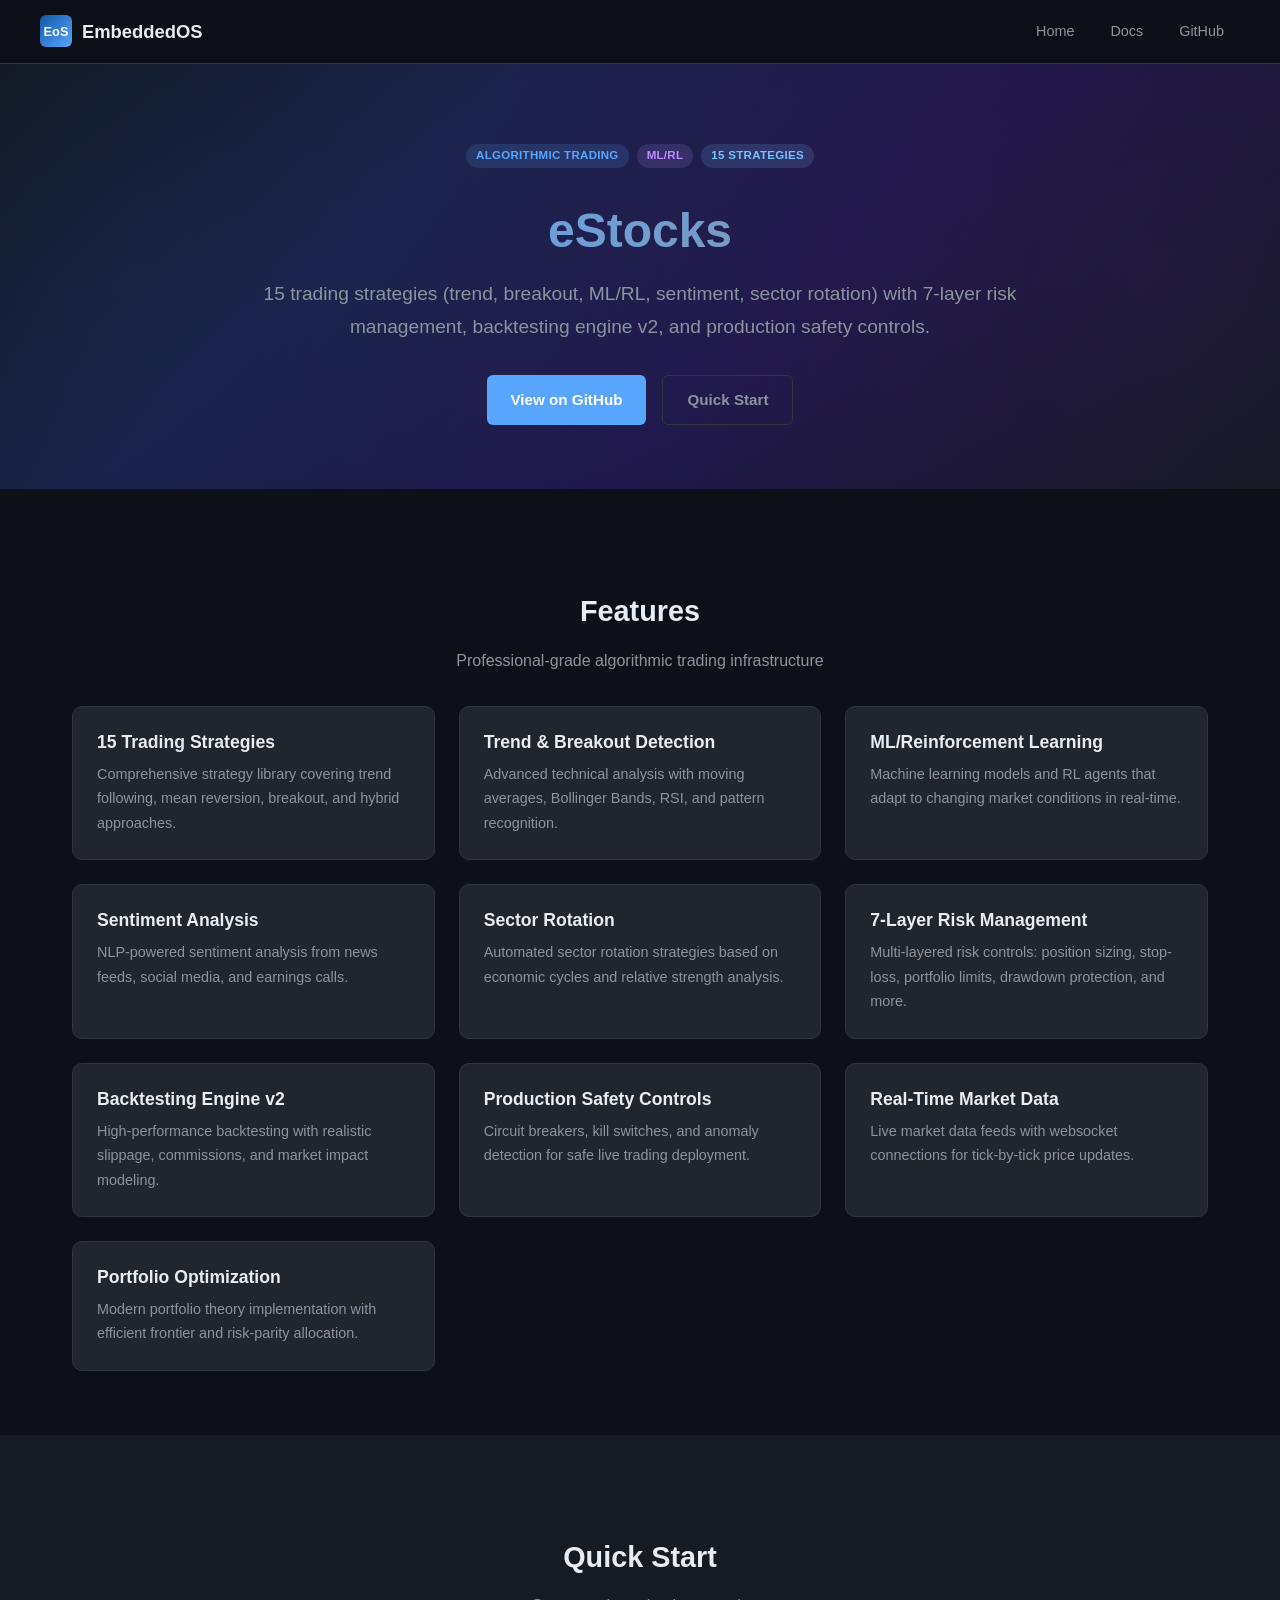
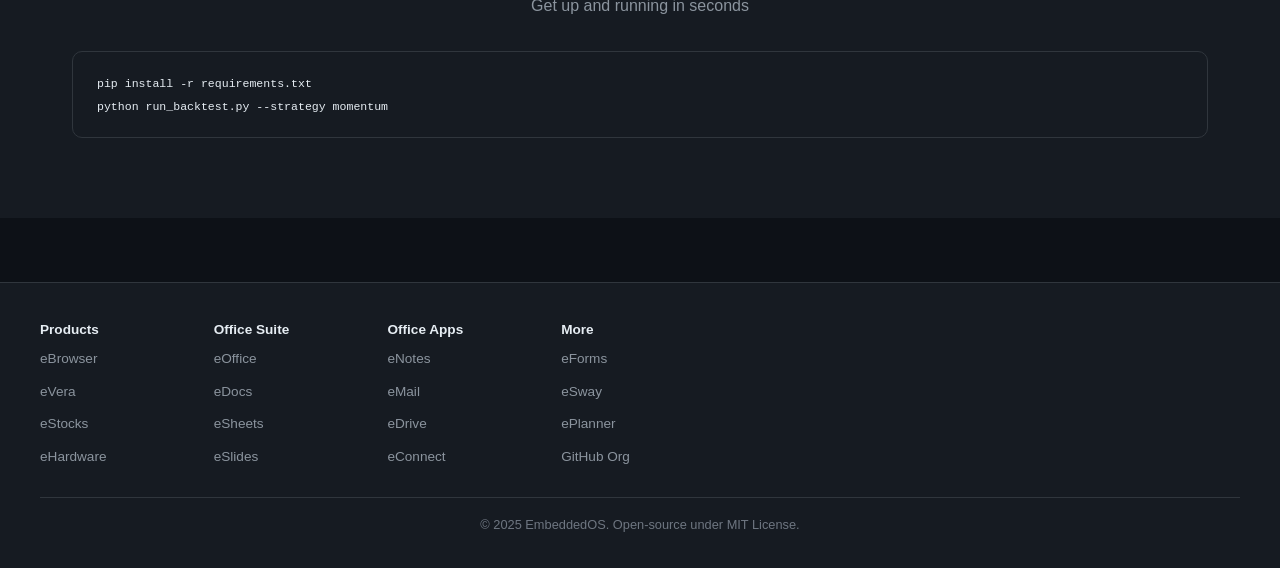
<file: docs/site/index.html>
<!DOCTYPE html>
<html lang="en">
<head>
  <meta charset="UTF-8">
  <meta name="viewport" content="width=device-width, initial-scale=1.0">
  <title>eStocks — Algorithmic Trading System | EmbeddedOS</title>
  <meta name="description" content="15 trading strategies (trend, breakout, ML/RL, sentiment, sector rotation) with 7-layer risk management, backtesting engine v2, and production safety controls.">
  <meta name="keywords" content="trading, algorithmic trading, stocks, machine learning, risk management, backtesting, python">
  <meta name="author" content="EmbeddedOS">
  <meta name="robots" content="index, follow">
  <link rel="canonical" href="https://embeddedos-org.github.io/eStocks_Trading_Scripts/">
  <meta property="og:type" content="website">
  <meta property="og:title" content="eStocks — Algorithmic Trading System | EmbeddedOS">
  <meta property="og:description" content="15 trading strategies (trend, breakout, ML/RL, sentiment, sector rotation) with 7-layer risk management, backtesting engine v2, and production safety controls.">
  <meta property="og:url" content="https://embeddedos-org.github.io/eStocks_Trading_Scripts/">
  <meta property="og:site_name" content="EmbeddedOS">
  <meta name="twitter:card" content="summary_large_image">
  <meta name="twitter:title" content="eStocks — Algorithmic Trading System | EmbeddedOS">
  <meta name="twitter:description" content="15 trading strategies (trend, breakout, ML/RL, sentiment, sector rotation) with 7-layer risk management, backtesting engine v2, and production safety controls.">
  <link rel="stylesheet" href="style.css">
  <script type="application/ld+json">
  {
    "@context": "https://schema.org",
    "@type": "SoftwareApplication",
    "name": "eStocks Trading Scripts",
    "description": "15 trading strategies (trend, breakout, ML/RL, sentiment, sector rotation) with 7-layer risk management, backtesting engine v2, and production safety controls.",
    "url": "https://embeddedos-org.github.io/eStocks_Trading_Scripts/",
    "applicationCategory": "FinanceApplication",
    "operatingSystem": "Windows, macOS, Linux",
    "offers": { "@type": "Offer", "price": "0", "priceCurrency": "USD" },
    "codeRepository": "https://github.com/embeddedos-org/eStocks_Trading_Scripts",
    "license": "https://opensource.org/licenses/MIT"
  }
  </script>
<!-- Google Analytics 4 -->
<script async src="https://www.googletagmanager.com/gtag/js?id=G-XXXXXXXXXX"></script>
<script>
  window.dataLayer = window.dataLayer || [];
  function gtag(){dataLayer.push(arguments);}
  gtag('js', new Date());
  gtag('config', 'G-XXXXXXXXXX');
</script>
</head>
<body>
  <nav class="navbar">
    <div class="nav-inner">
      <a href="https://embeddedos-org.github.io/" class="logo">
        <div class="logo-icon">EoS</div>
        EmbeddedOS
      </a>
      <div class="nav-links">
        <a href="https://embeddedos-org.github.io/">Home</a>
        <a href="#features">Docs</a>
        <a href="https://github.com/embeddedos-org/eStocks_Trading_Scripts" target="_blank" rel="noopener">GitHub</a>
      </div>
    </div>
  </nav>

  <section class="hero">
    <div class="hero-content">
      <div class="hero-badges">
        <span class="badge badge-blue">Algorithmic Trading</span>
        <span class="badge badge-purple">ML/RL</span>
        <span class="badge badge-cyan">15 Strategies</span>
      </div>
      <h1 style="background: linear-gradient(135deg, #58a6ff, #8b949e); -webkit-background-clip: text; -webkit-text-fill-color: transparent; background-clip: text;">eStocks</h1>
      <p class="subtitle">15 trading strategies (trend, breakout, ML/RL, sentiment, sector rotation) with 7-layer risk management, backtesting engine v2, and production safety controls.</p>
      <div class="hero-buttons">
        <a href="https://github.com/embeddedos-org/eStocks_Trading_Scripts" class="btn btn-primary" target="_blank" rel="noopener">View on GitHub</a>
        <a href="#quickstart" class="btn btn-outline">Quick Start</a>
      </div>
    </div>
  </section>

  <section class="section" id="features">
    <h2 class="section-title">Features</h2>
    <p class="section-subtitle">Professional-grade algorithmic trading infrastructure</p>
    <div class="feature-grid">
      <div class="feature-card">
        <h3>15 Trading Strategies</h3>
        <p>Comprehensive strategy library covering trend following, mean reversion, breakout, and hybrid approaches.</p>
      </div>
      <div class="feature-card">
        <h3>Trend &amp; Breakout Detection</h3>
        <p>Advanced technical analysis with moving averages, Bollinger Bands, RSI, and pattern recognition.</p>
      </div>
      <div class="feature-card">
        <h3>ML/Reinforcement Learning</h3>
        <p>Machine learning models and RL agents that adapt to changing market conditions in real-time.</p>
      </div>
      <div class="feature-card">
        <h3>Sentiment Analysis</h3>
        <p>NLP-powered sentiment analysis from news feeds, social media, and earnings calls.</p>
      </div>
      <div class="feature-card">
        <h3>Sector Rotation</h3>
        <p>Automated sector rotation strategies based on economic cycles and relative strength analysis.</p>
      </div>
      <div class="feature-card">
        <h3>7-Layer Risk Management</h3>
        <p>Multi-layered risk controls: position sizing, stop-loss, portfolio limits, drawdown protection, and more.</p>
      </div>
      <div class="feature-card">
        <h3>Backtesting Engine v2</h3>
        <p>High-performance backtesting with realistic slippage, commissions, and market impact modeling.</p>
      </div>
      <div class="feature-card">
        <h3>Production Safety Controls</h3>
        <p>Circuit breakers, kill switches, and anomaly detection for safe live trading deployment.</p>
      </div>
      <div class="feature-card">
        <h3>Real-Time Market Data</h3>
        <p>Live market data feeds with websocket connections for tick-by-tick price updates.</p>
      </div>
      <div class="feature-card">
        <h3>Portfolio Optimization</h3>
        <p>Modern portfolio theory implementation with efficient frontier and risk-parity allocation.</p>
      </div>
    </div>
  </section>

  <div class="section-alt">
    <section class="section" id="quickstart">
      <h2 class="section-title">Quick Start</h2>
      <p class="section-subtitle">Get up and running in seconds</p>
      <pre><code>pip install -r requirements.txt
python run_backtest.py --strategy momentum</code></pre>
    </section>
  </div>

  <footer class="footer">
    <div class="footer-inner">
      <div class="footer-grid">
        <div>
          <strong style="color: var(--text-primary); font-size: 0.85rem;">Products</strong>
          <a href="https://embeddedos-org.github.io/eBrowser/">eBrowser</a>
          <a href="https://embeddedos-org.github.io/eVera/">eVera</a>
          <a href="https://embeddedos-org.github.io/eStocks_Trading_Scripts/">eStocks</a>
          <a href="https://embeddedos-org.github.io/eHardware-Designs-Products/">eHardware</a>
        </div>
        <div>
          <strong style="color: var(--text-primary); font-size: 0.85rem;">Office Suite</strong>
          <a href="https://embeddedos-org.github.io/eOffice/">eOffice</a>
          <a href="https://embeddedos-org.github.io/eOffice/">eDocs</a>
          <a href="https://embeddedos-org.github.io/eOffice/">eSheets</a>
          <a href="https://embeddedos-org.github.io/eOffice/">eSlides</a>
        </div>
        <div>
          <strong style="color: var(--text-primary); font-size: 0.85rem;">Office Apps</strong>
          <a href="https://embeddedos-org.github.io/eOffice/">eNotes</a>
          <a href="https://embeddedos-org.github.io/eOffice/">eMail</a>
          <a href="https://embeddedos-org.github.io/eOffice/">eDrive</a>
          <a href="https://embeddedos-org.github.io/eOffice/">eConnect</a>
        </div>
        <div>
          <strong style="color: var(--text-primary); font-size: 0.85rem;">More</strong>
          <a href="https://embeddedos-org.github.io/eOffice/">eForms</a>
          <a href="https://embeddedos-org.github.io/eOffice/">eSway</a>
          <a href="https://embeddedos-org.github.io/eOffice/">ePlanner</a>
          <a href="https://github.com/embeddedos-org">GitHub Org</a>
        </div>
      </div>
      <div class="footer-bottom">
        &copy; 2025 EmbeddedOS. Open-source under MIT License.
      </div>
    </div>
  </footer>
</body>
</html>
</file>
<file: docs/site/style.css>
:root {
  --bg-primary: #0d1117; --bg-secondary: #161b22; --bg-tertiary: #1c2128; --bg-card: #21262d; --bg-hover: #292e36;
  --text-primary: #e6edf3; --text-secondary: #8b949e; --text-muted: #6e7681;
  --border-color: #30363d; --border-light: #21262d;
  --blue: #58a6ff; --green: #3fb950; --purple: #bc8cff; --orange: #f0883e; --cyan: #79c0ff; --pink: #f778ba; --yellow: #e3b341; --red: #f85149;
  --blue-dim: rgba(88,166,255,0.15); --green-dim: rgba(63,185,80,0.15); --purple-dim: rgba(188,140,255,0.15); --orange-dim: rgba(240,136,62,0.15); --cyan-dim: rgba(121,192,255,0.15); --pink-dim: rgba(247,120,186,0.15); --yellow-dim: rgba(227,179,65,0.15); --red-dim: rgba(248,81,73,0.15);
  --gradient-hero: linear-gradient(135deg, #0d1117 0%, #161b40 30%, #1a1040 60%, #0d1117 100%);
  --shadow-sm: 0 1px 3px rgba(0,0,0,0.3); --shadow-md: 0 4px 12px rgba(0,0,0,0.4); --shadow-lg: 0 8px 24px rgba(0,0,0,0.5);
  --radius-sm: 6px; --radius-md: 10px; --radius-lg: 16px;
  --font-sans: 'Segoe UI', -apple-system, BlinkMacSystemFont, sans-serif;
  --font-mono: 'Cascadia Code', 'Fira Code', Consolas, monospace;
  --nav-height: 64px;
}
*, *::before, *::after { box-sizing: border-box; margin: 0; padding: 0; }
html { scroll-behavior: smooth; font-size: 16px; }
body { font-family: var(--font-sans); background: var(--bg-primary); color: var(--text-primary); line-height: 1.7; -webkit-font-smoothing: antialiased; }
a { color: var(--cyan); text-decoration: none; transition: color 0.2s; }
a:hover { color: var(--blue); text-decoration: underline; }
h1, h2, h3, h4 { line-height: 1.3; }
h2 { font-size: 1.6rem; margin: 2.5rem 0 1rem; padding-bottom: 0.5rem; border-bottom: 1px solid var(--border-color); }
h3 { font-size: 1.25rem; margin: 2rem 0 0.75rem; }
.navbar { position: sticky; top: 0; z-index: 1000; background: rgba(13,17,23,0.85); backdrop-filter: blur(12px); border-bottom: 1px solid var(--border-color); height: var(--nav-height); display: flex; align-items: center; padding: 0 2rem; }
.nav-inner { max-width: 1200px; width: 100%; margin: 0 auto; display: flex; align-items: center; justify-content: space-between; }
.logo { display: flex; align-items: center; gap: 10px; font-size: 1.15rem; font-weight: 700; color: var(--text-primary); text-decoration: none; }
.logo:hover { text-decoration: none; color: var(--text-primary); }
.logo-icon { width: 32px; height: 32px; background: linear-gradient(135deg, #1158a6, #58a6ff); border-radius: var(--radius-sm); display: flex; align-items: center; justify-content: center; font-weight: 900; font-size: 0.8rem; color: #fff; }
.nav-links { display: flex; align-items: center; gap: 0.25rem; }
.nav-links a { padding: 0.5rem 1rem; border-radius: var(--radius-sm); color: var(--text-secondary); font-size: 0.9rem; font-weight: 500; transition: all 0.2s; }
.nav-links a:hover { color: var(--text-primary); background: var(--bg-tertiary); text-decoration: none; }
.nav-links a.active { color: var(--blue); background: var(--blue-dim); }
.breadcrumb { display: flex; align-items: center; gap: 0.5rem; font-size: 0.85rem; color: var(--text-muted); margin-bottom: 1.5rem; flex-wrap: wrap; padding: 1rem 2rem 0; max-width: 1200px; margin: 0 auto; }
.breadcrumb a { color: var(--text-secondary); }
.breadcrumb .sep { color: var(--text-muted); }
.hero { background: var(--gradient-hero); padding: 5rem 2rem 4rem; text-align: center; position: relative; overflow: hidden; }
.hero::before { content: ''; position: absolute; top: -50%; left: -50%; width: 200%; height: 200%; background: radial-gradient(circle at 30% 50%, rgba(88,166,255,0.08) 0%, transparent 50%), radial-gradient(circle at 70% 50%, rgba(188,140,255,0.08) 0%, transparent 50%); }
.hero-content { position: relative; z-index: 1; max-width: 800px; margin: 0 auto; }
.hero h1 { font-size: 3rem; font-weight: 800; margin-bottom: 1rem; }
.hero .subtitle { font-size: 1.2rem; color: var(--text-secondary); margin-bottom: 2rem; }
.hero-badges { display: flex; gap: 0.5rem; justify-content: center; flex-wrap: wrap; margin-bottom: 2rem; }
.hero-buttons { display: flex; gap: 1rem; justify-content: center; flex-wrap: wrap; }
.btn { display: inline-flex; align-items: center; gap: 8px; padding: 0.7rem 1.5rem; border-radius: var(--radius-sm); font-weight: 600; font-size: 0.95rem; cursor: pointer; transition: all 0.25s; border: none; text-decoration: none !important; }
.btn-primary { background: var(--blue); color: #fff !important; }
.btn-primary:hover { background: #79b8ff; box-shadow: 0 0 20px rgba(88,166,255,0.3); transform: translateY(-2px); }
.btn-outline { background: transparent; border: 1px solid var(--border-color); color: var(--text-secondary) !important; }
.btn-outline:hover { border-color: var(--blue); color: var(--blue) !important; background: var(--blue-dim); }
.badge { display: inline-flex; align-items: center; padding: 2px 10px; border-radius: 20px; font-size: 0.72rem; font-weight: 600; letter-spacing: 0.3px; text-transform: uppercase; }
.badge-blue { background: var(--blue-dim); color: var(--blue); }
.badge-green { background: var(--green-dim); color: var(--green); }
.badge-purple { background: var(--purple-dim); color: var(--purple); }
.badge-orange { background: var(--orange-dim); color: var(--orange); }
.badge-cyan { background: var(--cyan-dim); color: var(--cyan); }
.badge-pink { background: var(--pink-dim); color: var(--pink); }
.badge-yellow { background: var(--yellow-dim); color: var(--yellow); }
.badge-red { background: var(--red-dim); color: var(--red); }
.section { padding: 4rem 2rem; max-width: 1200px; margin: 0 auto; }
.section-alt { background: var(--bg-secondary); }
.section-title { font-size: 1.8rem; font-weight: 800; margin-bottom: 0.5rem; text-align: center; border: none; }
.section-subtitle { color: var(--text-secondary); text-align: center; margin-bottom: 2rem; font-size: 1rem; }
.feature-grid { display: grid; grid-template-columns: repeat(auto-fill, minmax(280px, 1fr)); gap: 1.5rem; }
.feature-card { background: var(--bg-card); border: 1px solid var(--border-color); border-radius: var(--radius-md); padding: 1.5rem; transition: all 0.3s; }
.feature-card:hover { transform: translateY(-4px); box-shadow: var(--shadow-lg); border-color: var(--text-muted); }
.feature-card h3 { font-size: 1.1rem; margin: 0 0 0.5rem; border: none; }
.feature-card p { color: var(--text-secondary); font-size: 0.9rem; margin: 0; }
pre { background: var(--bg-secondary); border: 1px solid var(--border-color); border-radius: var(--radius-md); padding: 1.2rem 1.5rem; overflow-x: auto; font-family: var(--font-mono); font-size: 0.85rem; line-height: 1.7; margin: 1rem 0; }
code { font-family: var(--font-mono); font-size: 0.85em; }
:not(pre) > code { background: var(--bg-tertiary); padding: 2px 7px; border-radius: 4px; color: var(--cyan); }
table { width: 100%; border-collapse: collapse; margin: 1rem 0; font-size: 0.9rem; }
th { background: var(--bg-tertiary); padding: 0.75rem 1rem; text-align: left; font-weight: 600; font-size: 0.82rem; text-transform: uppercase; letter-spacing: 0.5px; border-bottom: 2px solid var(--border-color); }
td { padding: 0.6rem 1rem; border-bottom: 1px solid var(--border-light); }
tr:hover { background: rgba(255,255,255,0.04); }
.footer { background: var(--bg-secondary); border-top: 1px solid var(--border-color); padding: 2rem; margin-top: 4rem; }
.footer-inner { max-width: 1200px; margin: 0 auto; }
.footer-grid { display: grid; grid-template-columns: repeat(auto-fill, minmax(150px, 1fr)); gap: 1rem; margin-bottom: 1.5rem; }
.footer-grid a { color: var(--text-secondary); font-size: 0.85rem; padding: 0.3rem 0; display: block; }
.footer-grid a:hover { color: var(--blue); }
.footer-bottom { text-align: center; color: var(--text-muted); font-size: 0.8rem; padding-top: 1rem; border-top: 1px solid var(--border-color); }
@media (max-width: 768px) {
  .hero h1 { font-size: 2rem; }
  .feature-grid { grid-template-columns: 1fr; }
  .nav-links { display: none; }
  .footer-grid { grid-template-columns: repeat(2, 1fr); }
}
</file>
